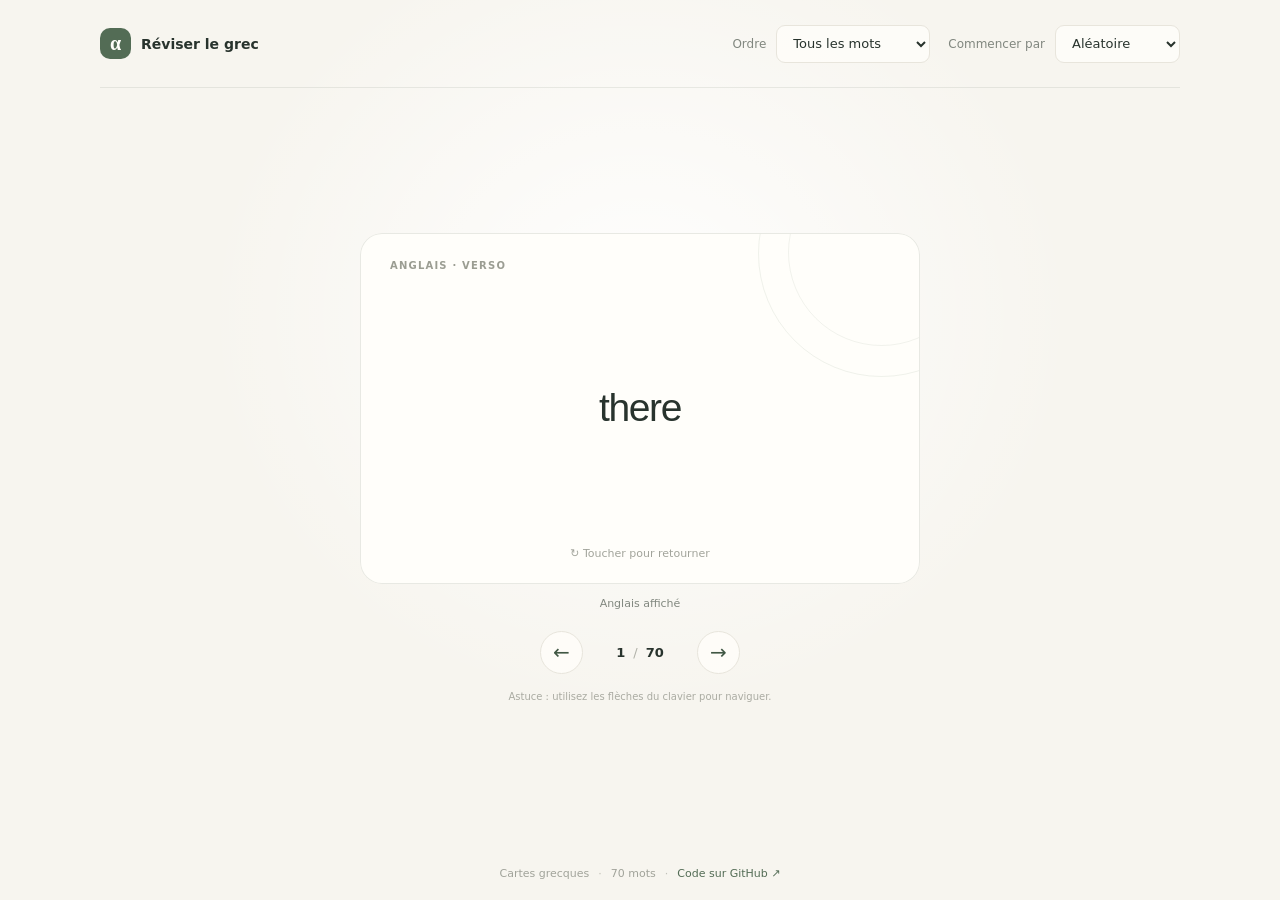
<file: index.html>
<!doctype html>
<html lang="fr">
  <head>
    <meta charset="utf-8">
    <meta name="viewport" content="width=device-width, initial-scale=1">
    <meta http-equiv="refresh" content="0;url=./app/">
    <title>Réviser le grec</title>
  </head>
  <body><p><a href="./app/">Ouvrir les cartes de grec</a></p></body>
</html>
</file>
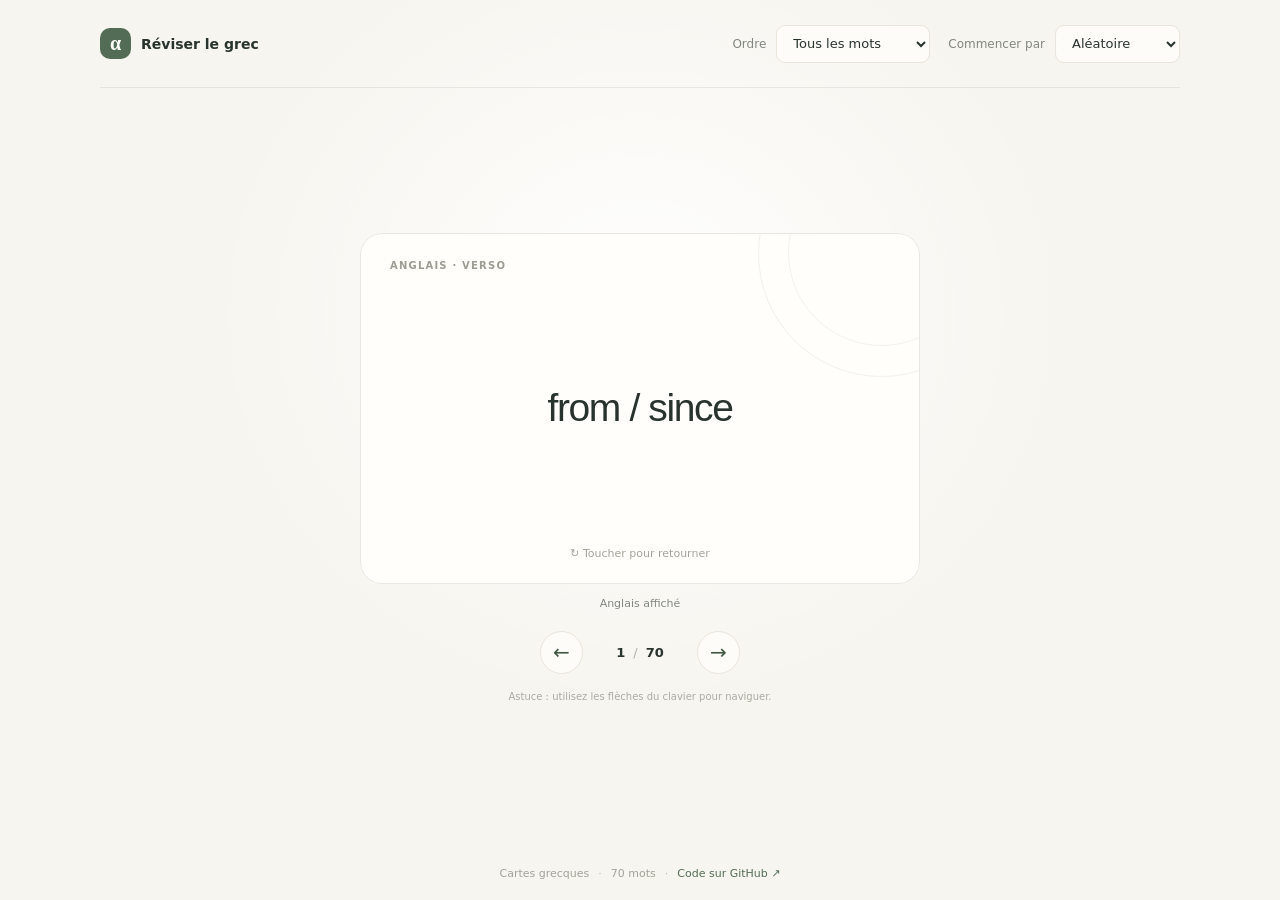
<file: app/index.html>
<!doctype html>
<html lang="fr">
  <head>
    <meta charset="utf-8">
    <meta name="viewport" content="width=device-width, initial-scale=1, viewport-fit=cover">
    <meta name="theme-color" content="#f7f5ef">
    <meta name="description" content="Des cartes simples pour réviser le grec moderne.">
    <link rel="manifest" href="./manifest.webmanifest">
    <link rel="icon" href="./icon.svg" type="image/svg+xml">
    <link rel="apple-touch-icon" href="./icon-192.png">
    <link rel="stylesheet" href="./vendor/swiper-bundle.min.css">
    <link rel="stylesheet" href="./styles.css">
    <title>Réviser le grec</title>
  </head>
  <body>
    <main class="page-shell">
      <header class="topbar">
        <a class="brand" href="./" aria-label="Réviser le grec, accueil">
          <span class="brand-mark" aria-hidden="true">α</span>
          <span>Réviser le grec</span>
        </a>
        <div class="topbar-options">
          <label class="mode-picker">
            <span>Ordre</span>
            <select id="order-mode" aria-label="Choisir l’ordre des mots">
              <option value="all">Tous les mots</option>
              <option value="random">Random</option>
            </select>
          </label>
          <label class="mode-picker">
            <span>Commencer par</span>
            <select id="side-mode" aria-label="Choisir le côté affiché en premier">
              <option value="random">Aléatoire</option>
              <option value="recto">Grec</option>
              <option value="verso">Anglais</option>
            </select>
          </label>
        </div>
      </header>

      <section class="study" aria-label="Cartes de révision">
        <div class="card-area">
          <div class="swiper flashcard-swiper" id="flashcard-swiper" aria-label="Cartes de vocabulaire">
            <div class="swiper-wrapper" id="card-slides"></div>
          </div>
          <p class="side-caption" id="side-caption" aria-live="polite">Grec affiché</p>
        </div>

        <nav class="card-controls" aria-label="Navigation des cartes">
          <button class="nav-button previous" id="previous" type="button" aria-label="Carte précédente"><span aria-hidden="true">←</span></button>
          <p class="counter"><span id="card-number">—</span><span class="counter-divider">/</span><span id="card-total">—</span></p>
          <button class="nav-button next" id="next" type="button" aria-label="Carte suivante"><span class="next-label" id="next-label" hidden>Suivant</span><span class="next-arrow" aria-hidden="true">→</span></button>
        </nav>
        <p class="keyboard-hint">Astuce : utilisez les flèches du clavier pour naviguer.</p>
        <p class="load-error" id="load-error" role="alert" hidden></p>
      </section>

      <footer class="footer"><span>Cartes grecques</span><span class="footer-dot" aria-hidden="true">·</span><span id="word-count">Chargement des mots…</span><span class="footer-dot" aria-hidden="true">·</span><a class="github-link" href="https://github.com/damiendevienne/learngreek" target="_blank" rel="noopener noreferrer">Code sur GitHub ↗</a></footer>
    </main>
    <script src="./vendor/swiper-bundle.min.js" defer></script>
    <script src="./app.js" defer></script>
  </body>
</html>
</file>
<file: app/styles.css>
:root {
  color-scheme: light;
  --ink: #28332d;
  --muted: #81877f;
  --paper: #f7f5ef;
  --card: #fffefa;
  --green: #536c55;
  --green-dark: #405744;
  --line: #e8e5dc;
  font-family: system-ui, -apple-system, BlinkMacSystemFont, 'Segoe UI', sans-serif;
  font-synthesis: none;
  text-rendering: optimizeLegibility;
  -webkit-font-smoothing: antialiased;
}

* { box-sizing: border-box; }

body {
  min-width: 320px;
  min-height: 100svh;
  margin: 0;
  color: var(--ink);
  background:
    radial-gradient(ellipse at 50% 35%, rgba(255,255,255,.92), transparent 48%),
    var(--paper);
}

button, select { font: inherit; }
button { -webkit-tap-highlight-color: transparent; }

.page-shell {
  display: flex;
  width: min(100% - 48px, 1080px);
  min-height: 100svh;
  margin: 0 auto;
  flex-direction: column;
}

.topbar {
  display: flex;
  flex-wrap: wrap;
  min-height: 88px;
  align-items: center;
  justify-content: space-between;
  border-bottom: 1px solid rgba(91, 104, 88, .12);
}
.topbar-options { display: flex; align-items: center; gap: 18px; }

.brand {
  display: inline-flex;
  align-items: center;
  gap: 10px;
  color: var(--ink);
  font-size: 14px;
  font-weight: 700;
  text-decoration: none;
}

.brand-mark {
  display: grid;
  width: 31px;
  height: 31px;
  place-items: center;
  border-radius: 10px;
  color: #fffefa;
  background: var(--green);
  font-family: Georgia, serif;
  font-size: 20px;
}

.mode-picker { display: flex; align-items: center; gap: 10px; color: var(--muted); font-size: 12px; }
.mode-picker select {
  min-height: 38px;
  padding: 0 32px 0 12px;
  border: 1px solid var(--line);
  border-radius: 9px;
  color: var(--ink);
  background: rgba(255,254,250,.8);
  font-size: 13px;
  cursor: pointer;
}

.study { display: flex; flex: 1; align-items: center; flex-direction: column; justify-content: center; padding: 32px 0; }

.card-area { width: min(100%, 560px); }
.flashcard-swiper { width: 100%; height: clamp(280px, 39vh, 370px); overflow: hidden; border-radius: 22px; }
.flashcard-swiper .swiper-slide { display: flex; height: 100%; align-items: stretch; }
.flashcard {
  display: block;
  width: 100%;
  height: 100%;
  padding: 0;
  border: 0;
  border-radius: 22px;
  color: inherit;
  background: transparent;
  text-align: left;
  cursor: pointer;
  -webkit-appearance: none;
  appearance: none;
  perspective: 1400px;
}
.flashcard:focus-visible { outline: 3px solid #93a68e; outline-offset: 5px; }
.card-inner {
  position: relative;
  display: block;
  width: 100%;
  height: 100%;
  transform-style: preserve-3d;
  -webkit-transform-style: preserve-3d;
  transition: transform 420ms ease;
}
.card-inner.is-flipped { transform: rotateY(180deg); }
.card-face {
  position: absolute;
  inset: 0;
  display: flex;
  align-items: center;
  justify-content: center;
  flex-direction: column;
  padding: 34px;
  overflow: hidden;
  border: 1px solid rgba(76, 91, 73, .13);
  border-radius: 22px;
  background: var(--card);
  backface-visibility: hidden;
  -webkit-backface-visibility: hidden;
}
.card-face::before {
  position: absolute;
  top: -104px;
  right: -86px;
  width: 245px;
  height: 245px;
  border: 1px solid rgba(83,108,85,.09);
  border-radius: 50%;
  content: '';
}
.card-face::after {
  position: absolute;
  top: -75px;
  right: -56px;
  width: 185px;
  height: 185px;
  border: 1px solid rgba(83,108,85,.08);
  border-radius: 50%;
  content: '';
}
.card-back { transform: rotateY(180deg); }
.face-label { position: absolute; top: 26px; left: 29px; color: #9b9d92; font-size: 10px; font-weight: 700; letter-spacing: .12em; text-transform: uppercase; }
.greek-word { max-width: 100%; color: var(--green-dark); font-family: Georgia, 'Times New Roman', serif; font-size: clamp(42px, 9vw, 74px); line-height: 1.15; text-align: center; overflow-wrap: anywhere; }
.pronunciation { margin-top: 11px; color: #999b92; font-size: clamp(15px, 3vw, 18px); letter-spacing: .015em; }
.english-word { max-width: 100%; color: var(--ink); font-family: Manrope, sans-serif; font-size: clamp(25px, 5vw, 39px); font-weight: 500; letter-spacing: -.035em; line-height: 1.35; text-align: center; overflow-wrap: anywhere; }
.tap-hint { position: absolute; bottom: 23px; display: flex; align-items: center; gap: 7px; color: #a2a49b; font-size: 11px; }
.tap-hint span { font-size: 15px; }
.side-caption { margin: 13px 0 0; color: var(--muted); font-size: 11px; text-align: center; }

.card-controls { display: flex; align-items: center; justify-content: center; gap: 28px; margin-top: 21px; }
.nav-button { display: grid; width: 43px; height: 43px; place-items: center; border: 1px solid var(--line); border-radius: 50%; color: var(--green-dark); background: rgba(255,254,250,.82); font-size: 20px; cursor: pointer; transition: background 160ms ease, transform 160ms ease; }
.nav-button[hidden] { display: none; }
.nav-button:hover { transform: translateY(-1px); background: #fff; }
.nav-button:active { transform: scale(.96); }
.nav-button:focus-visible, .mode-picker select:focus-visible { outline: 2px solid #93a68e; outline-offset: 3px; }
.counter { display: flex; min-width: 58px; justify-content: center; gap: 8px; color: var(--ink); font-variant-numeric: tabular-nums; font-size: 13px; font-weight: 600; }
.counter[hidden] { display: none; }
.counter-divider { color: #b0b1a8; font-weight: 400; }
.nav-button:disabled { opacity: .4; cursor: default; }
.next-label[hidden] { display: none; }
.card-controls.random-mode { justify-content: center; }
.card-controls.random-mode #next { display: flex; width: 180px; height: 54px; align-items: center; justify-content: center; gap: 12px; border: 0; border-radius: 15px; color: #fffefa; background: var(--green); box-shadow: 0 8px 18px rgba(64,87,68,.18); font-size: 15px; font-weight: 600; }
.card-controls.random-mode #next:hover { background: var(--green-dark); }
.card-controls.random-mode .next-arrow { font-size: 20px; }
.keyboard-hint { margin: 17px 0 0; color: #aaaba2; font-size: 10px; }
.load-error { max-width: 540px; margin: 16px 0; color: #9a4639; font-size: 13px; text-align: center; }
.footer { display: flex; min-height: 54px; align-items: center; justify-content: center; gap: 9px; color: #a1a39a; font-size: 11px; }
.footer-dot { color: #c1c2b9; }
.github-link { color: var(--green); text-decoration: none; }
.github-link:hover { color: var(--green-dark); text-decoration: underline; }

@media (max-width: 580px) {
  .page-shell { width: min(100% - 32px, 520px); height: 100svh; min-height: 0; }
  .topbar { min-height: 100px; padding: 10px 0; flex-shrink: 0; }
  .topbar-options { display: grid; width: 100%; grid-template-columns: repeat(2, minmax(0, 1fr)); gap: 8px; padding-top: 15px; }
  .brand { gap: 8px; font-size: 12px; }
  .brand-mark { width: 28px; height: 28px; }
  .mode-picker { min-width: 0; align-items: stretch; flex-direction: column; gap: 4px; font-size: 10px; }
  .mode-picker select { width: 100%; min-width: 0; min-height: 35px; padding-left: 9px; font-size: 12px; }
  .study { min-height: 0; padding: clamp(8px, 2svh, 22px) 0; }
  .card-area { display: flex; min-height: 0; flex-direction: column; }
  .flashcard-swiper { height: min(42svh, 340px); min-height: 0; flex-shrink: 1; }
  .side-caption, .card-controls { flex-shrink: 0; }
  .card-face { padding: 25px; border-radius: 18px; }
  .face-label { top: 21px; left: 22px; }
  .tap-hint { bottom: 19px; }
  .card-controls { margin-top: 16px; }
  .keyboard-hint { display: none; }
  .footer { min-height: 45px; flex-shrink: 0; }
}

@media (max-height: 500px) and (orientation: landscape) {
  .page-shell { height: 100svh; min-height: 0; }
  .topbar { min-height: 0; padding: 6px 0; flex-shrink: 0; }
  .study { min-height: 0; padding: 8px 0; }
  .card-area { display: flex; min-height: 0; flex-direction: column; }
  .flashcard-swiper { height: min(45svh, 250px); min-height: 0; flex-shrink: 1; }
  .side-caption, .card-controls { flex-shrink: 0; }
  .card-controls { margin-top: 8px; }
  .card-face { padding: 16px; }
  .face-label { top: 12px; left: 18px; }
  .greek-word { font-size: clamp(30px, 5vw, 50px); }
  .english-word { font-size: clamp(22px, 3.5vw, 32px); }
  .tap-hint { bottom: 8px; }
  .keyboard-hint { display: none; }
  .footer { min-height: 35px; flex-shrink: 0; }
}

@media (prefers-reduced-motion: reduce) {
  *, *::before, *::after { scroll-behavior: auto !important; transition-duration: .01ms !important; animation-duration: .01ms !important; }
}
</file>
